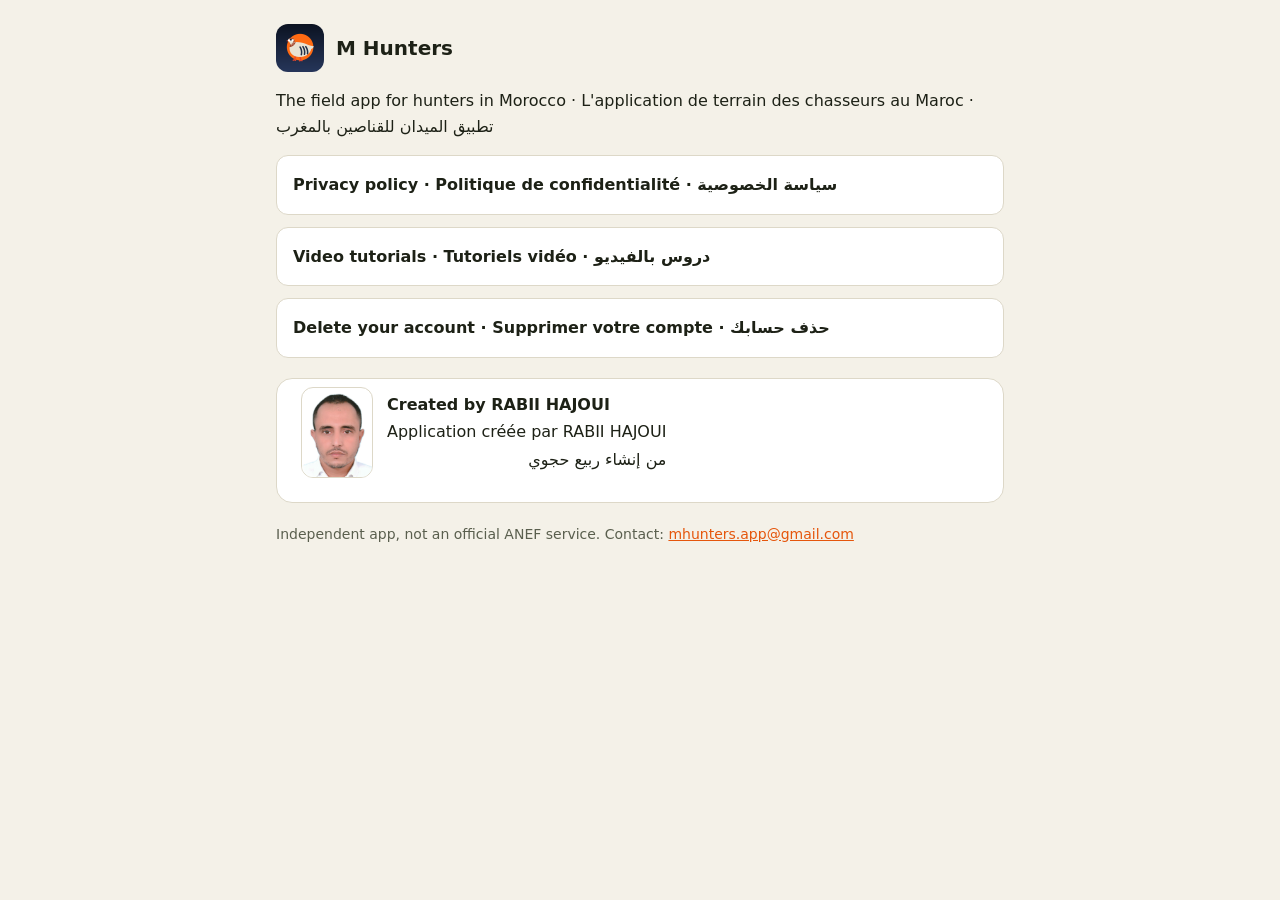
<file: index.html>
<!doctype html>
<html lang="en">
<head>
  <meta charset="utf-8" />
  <meta name="viewport" content="width=device-width, initial-scale=1" />
  <title>M Hunters</title>
  <link rel="icon" href="icon.png" />
  <link rel="stylesheet" href="style.css" />
</head>
<body>
  <main>
    <header><img src="icon.png" alt="" /><strong>M Hunters</strong></header>
    <p>The field app for hunters in Morocco · L'application de terrain des chasseurs au Maroc · تطبيق الميدان للقناصين بالمغرب</p>
    <div class="links">
      <a href="privacy.html">Privacy policy · Politique de confidentialité · سياسة الخصوصية</a>
      <a href="tutorials/">Video tutorials · Tutoriels vidéo · دروس بالفيديو</a>
      <a href="delete-account.html">Delete your account · Supprimer votre compte · حذف حسابك</a>
    </div>
    <section class="creator">
      <img src="creator.png" alt="RABII HAJOUI" width="72" height="91" />
      <div>
        <strong>Created by RABII HAJOUI</strong>
        <span>Application créée par RABII HAJOUI</span>
        <span dir="rtl" lang="ar">من إنشاء ربيع حجوي</span>
      </div>
    </section>
    <p class="muted">Independent app, not an official ANEF service. Contact: <a href="mailto:mhunters.app@gmail.com">mhunters.app@gmail.com</a></p>
  </main>
</body>
</html>
</file>
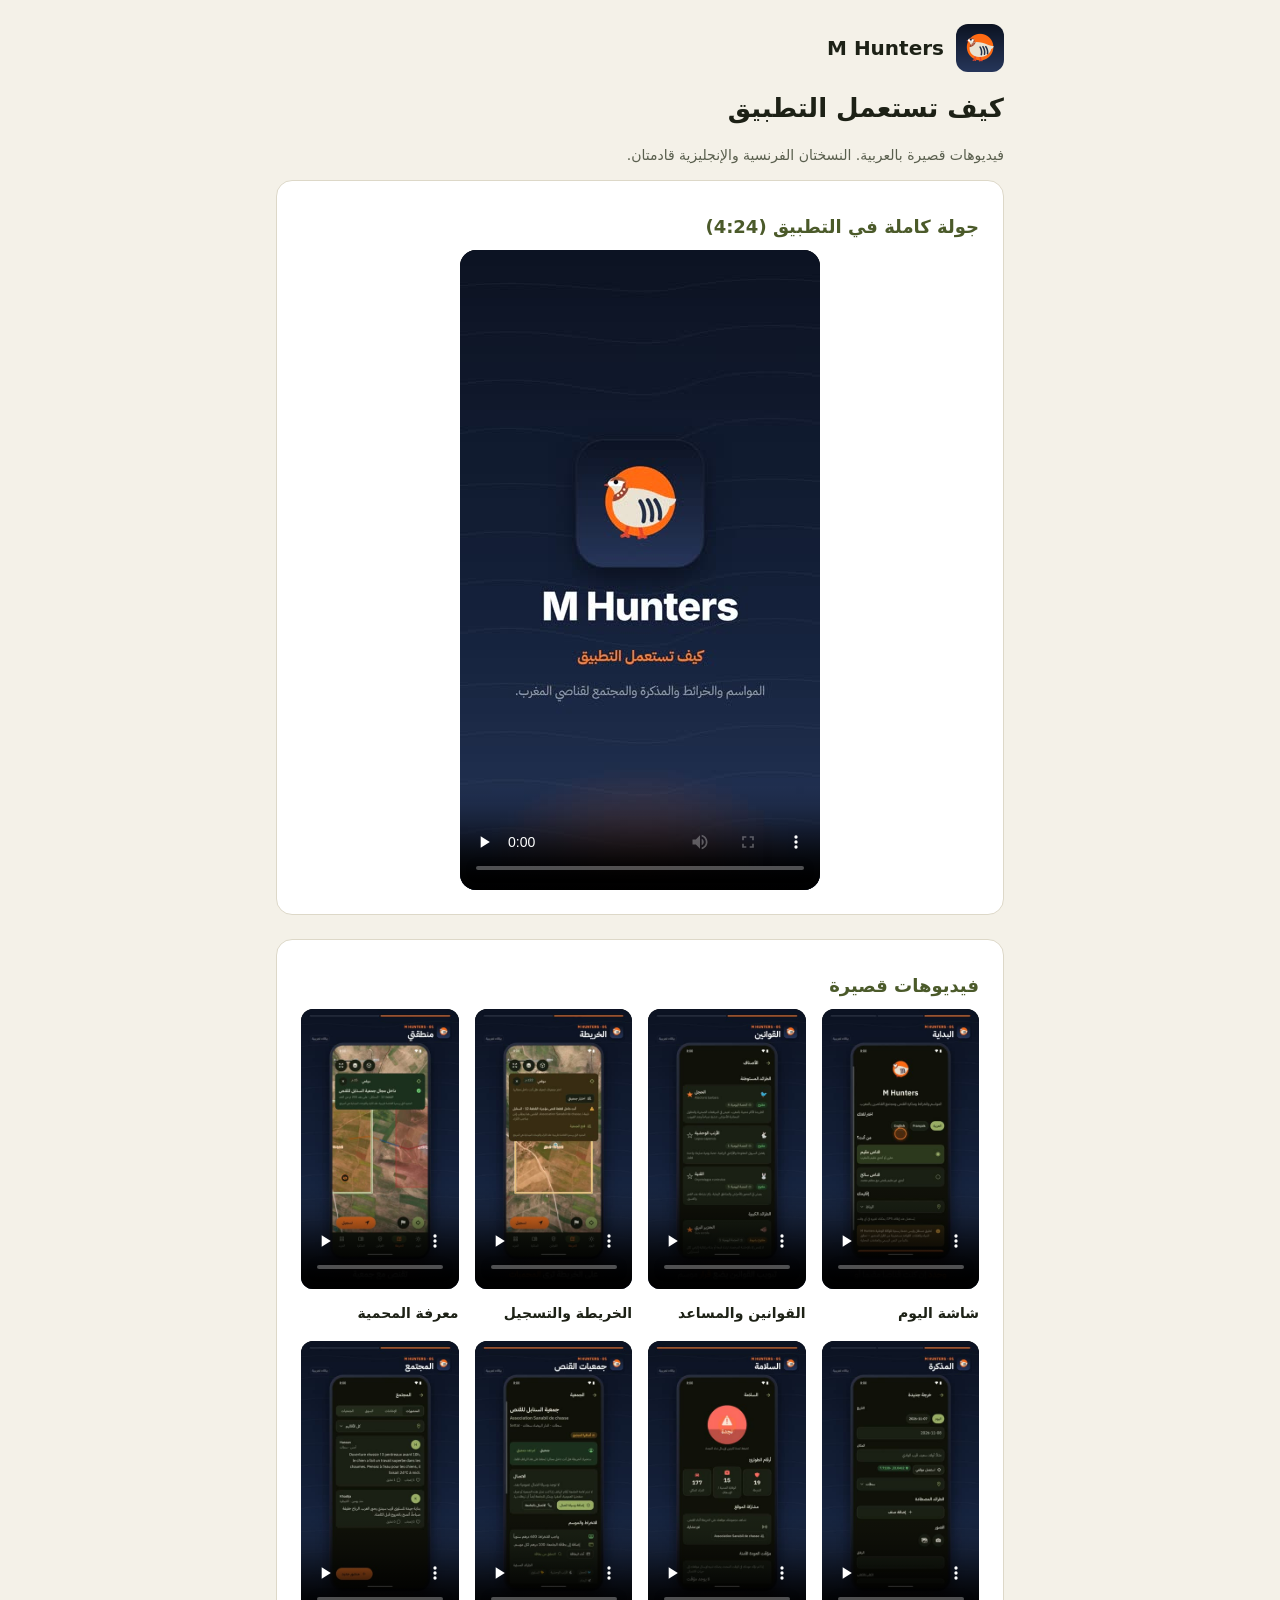
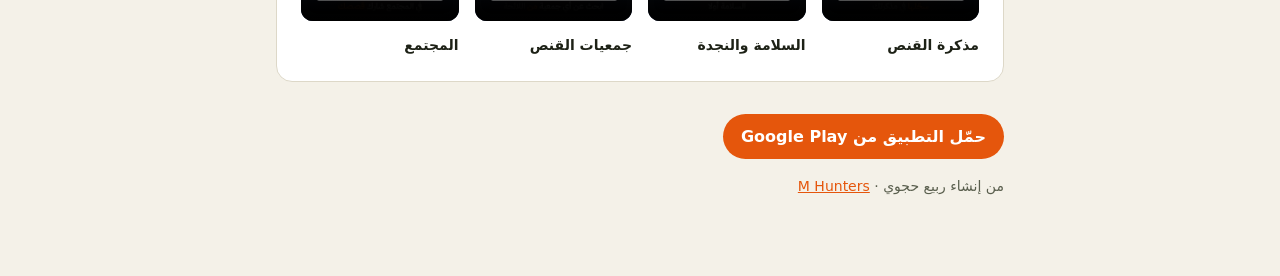
<file: tutorials/index.html>
<!doctype html>
<html lang="ar" dir="rtl">
<head>
  <meta charset="utf-8" />
  <meta name="viewport" content="width=device-width, initial-scale=1" />
  <title>دروس M Hunters</title>
  <meta name="description" content="فيديوهات تشرح كيف تستعمل تطبيق M Hunters للقناصين بالمغرب." />
  <link rel="icon" href="../icon.png" />
  <link rel="stylesheet" href="../style.css" />
  <style>
    .tour video { width: 100%; max-width: 360px; display: block; margin: 0 auto; border-radius: 16px; background: #000; }
    .grid { display: grid; grid-template-columns: repeat(auto-fill, minmax(150px, 1fr)); gap: 16px; }
    .grid figure { margin: 0; }
    .grid video { width: 100%; border-radius: 12px; background: #000; aspect-ratio: 9 / 16; }
    .grid figcaption { font-weight: 600; font-size: 14px; margin-top: 6px; }
    .play { display: inline-block; margin-top: 8px; padding: 10px 18px; border-radius: 999px; background: var(--accent); color: #fff; text-decoration: none; font-weight: 700; }
  </style>
</head>
<body>
  <main>
    <header><img src="../icon.png" alt="" /><strong>M Hunters</strong></header>
    <h1>كيف تستعمل التطبيق</h1>
    <p class="muted">فيديوهات قصيرة بالعربية. النسختان الفرنسية والإنجليزية قادمتان.</p>

    <section class="tour">
      <h2>جولة كاملة في التطبيق (4:24)</h2>
      <video src="ar/tour.mp4" poster="ar/tour.jpg" controls playsinline preload="none"></video>
    </section>

    <section>
      <h2>فيديوهات قصيرة</h2>
      <div class="grid">
        <figure><video src="ar/today.mp4" poster="ar/today.jpg" controls playsinline preload="none"></video><figcaption>شاشة اليوم</figcaption></figure>
        <figure><video src="ar/rules.mp4" poster="ar/rules.jpg" controls playsinline preload="none"></video><figcaption>القوانين والمساعد</figcaption></figure>
        <figure><video src="ar/map.mp4" poster="ar/map.jpg" controls playsinline preload="none"></video><figcaption>الخريطة والتسجيل</figcaption></figure>
        <figure><video src="ar/territory.mp4" poster="ar/territory.jpg" controls playsinline preload="none"></video><figcaption>معرفة المحمية</figcaption></figure>
        <figure><video src="ar/journal.mp4" poster="ar/journal.jpg" controls playsinline preload="none"></video><figcaption>مذكرة القنص</figcaption></figure>
        <figure><video src="ar/safety.mp4" poster="ar/safety.jpg" controls playsinline preload="none"></video><figcaption>السلامة والنجدة</figcaption></figure>
        <figure><video src="ar/associations.mp4" poster="ar/associations.jpg" controls playsinline preload="none"></video><figcaption>جمعيات القنص</figcaption></figure>
        <figure><video src="ar/community.mp4" poster="ar/community.jpg" controls playsinline preload="none"></video><figcaption>المجتمع</figcaption></figure>
      </div>
    </section>

    <p><a class="play" href="https://play.google.com/store/apps/details?id=ma.mhunters.app">حمّل التطبيق من Google Play</a></p>
    <p class="muted">من إنشاء ربيع حجوي · <a href="../">M Hunters</a></p>
  </main>
</body>
</html>
</file>
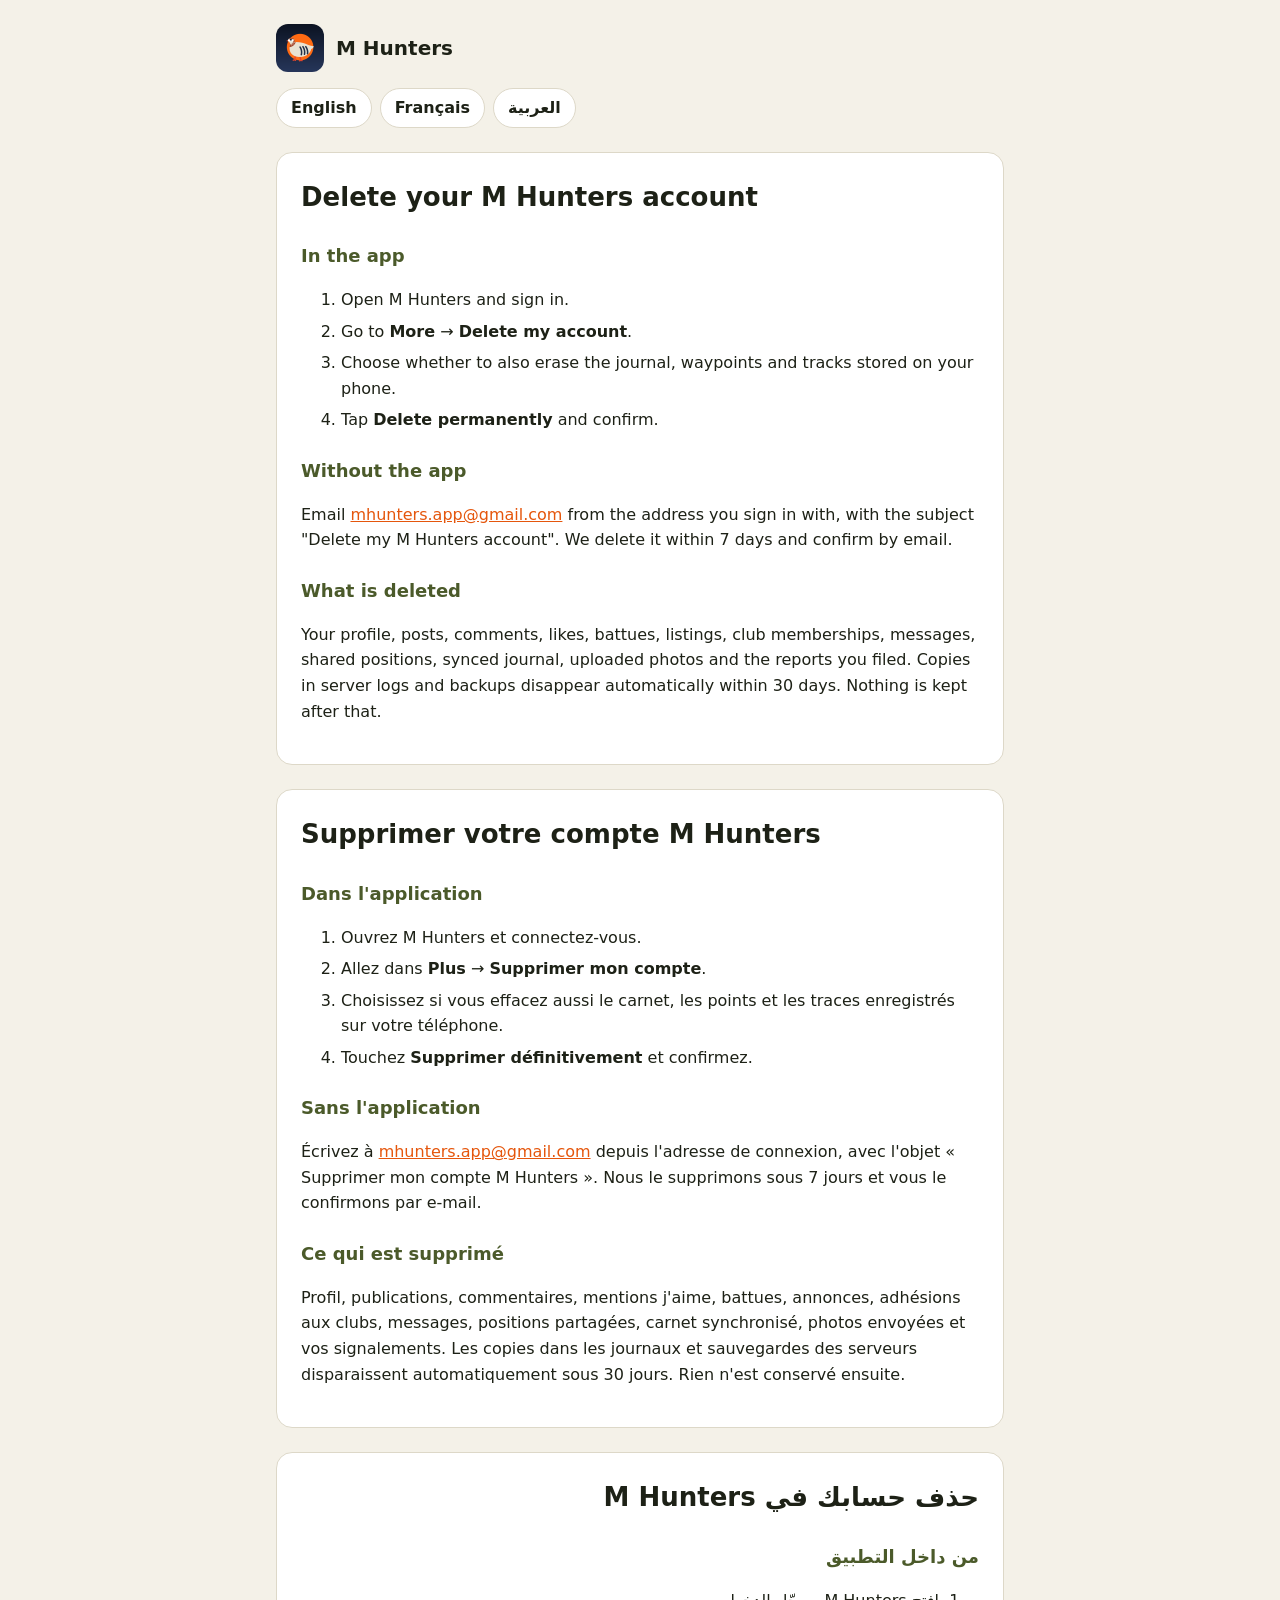
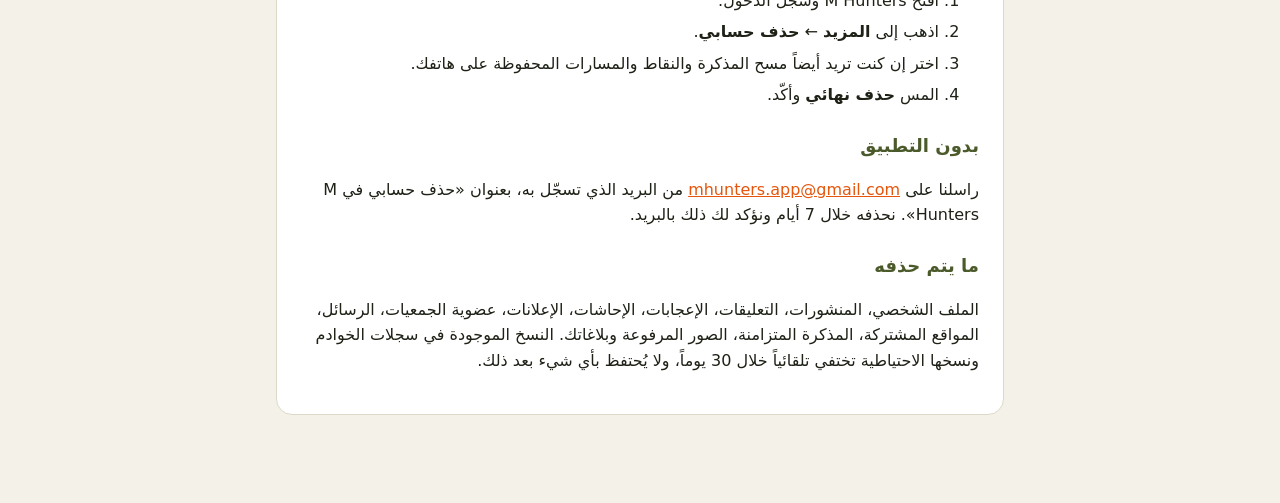
<file: delete-account.html>
<!doctype html>
<html lang="en">
<head>
  <meta charset="utf-8" />
  <meta name="viewport" content="width=device-width, initial-scale=1" />
  <title>Delete your M Hunters account</title>
  <link rel="icon" href="icon.png" />
  <link rel="stylesheet" href="style.css" />
</head>
<body>
  <main>
    <header><img src="icon.png" alt="" /><strong>M Hunters</strong></header>
    <nav class="langs"><a href="#en">English</a><a href="#fr">Français</a><a href="#ar">العربية</a></nav>

    <section id="en" lang="en">
      <h1>Delete your M Hunters account</h1>
      <h2>In the app</h2>
      <ol>
        <li>Open M Hunters and sign in.</li>
        <li>Go to <strong>More</strong> → <strong>Delete my account</strong>.</li>
        <li>Choose whether to also erase the journal, waypoints and tracks stored on your phone.</li>
        <li>Tap <strong>Delete permanently</strong> and confirm.</li>
      </ol>
      <h2>Without the app</h2>
      <p>Email <a href="mailto:mhunters.app@gmail.com?subject=Delete%20my%20M%20Hunters%20account">mhunters.app@gmail.com</a> from the address you sign in with, with the subject "Delete my M Hunters account". We delete it within 7 days and confirm by email.</p>
      <h2>What is deleted</h2>
      <p>Your profile, posts, comments, likes, battues, listings, club memberships, messages, shared positions, synced journal, uploaded photos and the reports you filed. Copies in server logs and backups disappear automatically within 30 days. Nothing is kept after that.</p>
    </section>

    <section id="fr" lang="fr">
      <h1>Supprimer votre compte M Hunters</h1>
      <h2>Dans l'application</h2>
      <ol>
        <li>Ouvrez M Hunters et connectez-vous.</li>
        <li>Allez dans <strong>Plus</strong> → <strong>Supprimer mon compte</strong>.</li>
        <li>Choisissez si vous effacez aussi le carnet, les points et les traces enregistrés sur votre téléphone.</li>
        <li>Touchez <strong>Supprimer définitivement</strong> et confirmez.</li>
      </ol>
      <h2>Sans l'application</h2>
      <p>Écrivez à <a href="mailto:mhunters.app@gmail.com?subject=Supprimer%20mon%20compte%20M%20Hunters">mhunters.app@gmail.com</a> depuis l'adresse de connexion, avec l'objet « Supprimer mon compte M Hunters ». Nous le supprimons sous 7 jours et vous le confirmons par e-mail.</p>
      <h2>Ce qui est supprimé</h2>
      <p>Profil, publications, commentaires, mentions j'aime, battues, annonces, adhésions aux clubs, messages, positions partagées, carnet synchronisé, photos envoyées et vos signalements. Les copies dans les journaux et sauvegardes des serveurs disparaissent automatiquement sous 30 jours. Rien n'est conservé ensuite.</p>
    </section>

    <section id="ar" lang="ar" dir="rtl">
      <h1>حذف حسابك في M Hunters</h1>
      <h2>من داخل التطبيق</h2>
      <ol>
        <li>افتح M Hunters وسجّل الدخول.</li>
        <li>اذهب إلى <strong>المزيد</strong> ← <strong>حذف حسابي</strong>.</li>
        <li>اختر إن كنت تريد أيضاً مسح المذكرة والنقاط والمسارات المحفوظة على هاتفك.</li>
        <li>المس <strong>حذف نهائي</strong> وأكّد.</li>
      </ol>
      <h2>بدون التطبيق</h2>
      <p>راسلنا على <a href="mailto:mhunters.app@gmail.com?subject=Delete%20my%20M%20Hunters%20account">mhunters.app@gmail.com</a> من البريد الذي تسجّل به، بعنوان «حذف حسابي في M Hunters». نحذفه خلال 7 أيام ونؤكد لك ذلك بالبريد.</p>
      <h2>ما يتم حذفه</h2>
      <p>الملف الشخصي، المنشورات، التعليقات، الإعجابات، الإحاشات، الإعلانات، عضوية الجمعيات، الرسائل، المواقع المشتركة، المذكرة المتزامنة، الصور المرفوعة وبلاغاتك. النسخ الموجودة في سجلات الخوادم ونسخها الاحتياطية تختفي تلقائياً خلال 30 يوماً، ولا يُحتفظ بأي شيء بعد ذلك.</p>
    </section>
  </main>
</body>
</html>
</file>
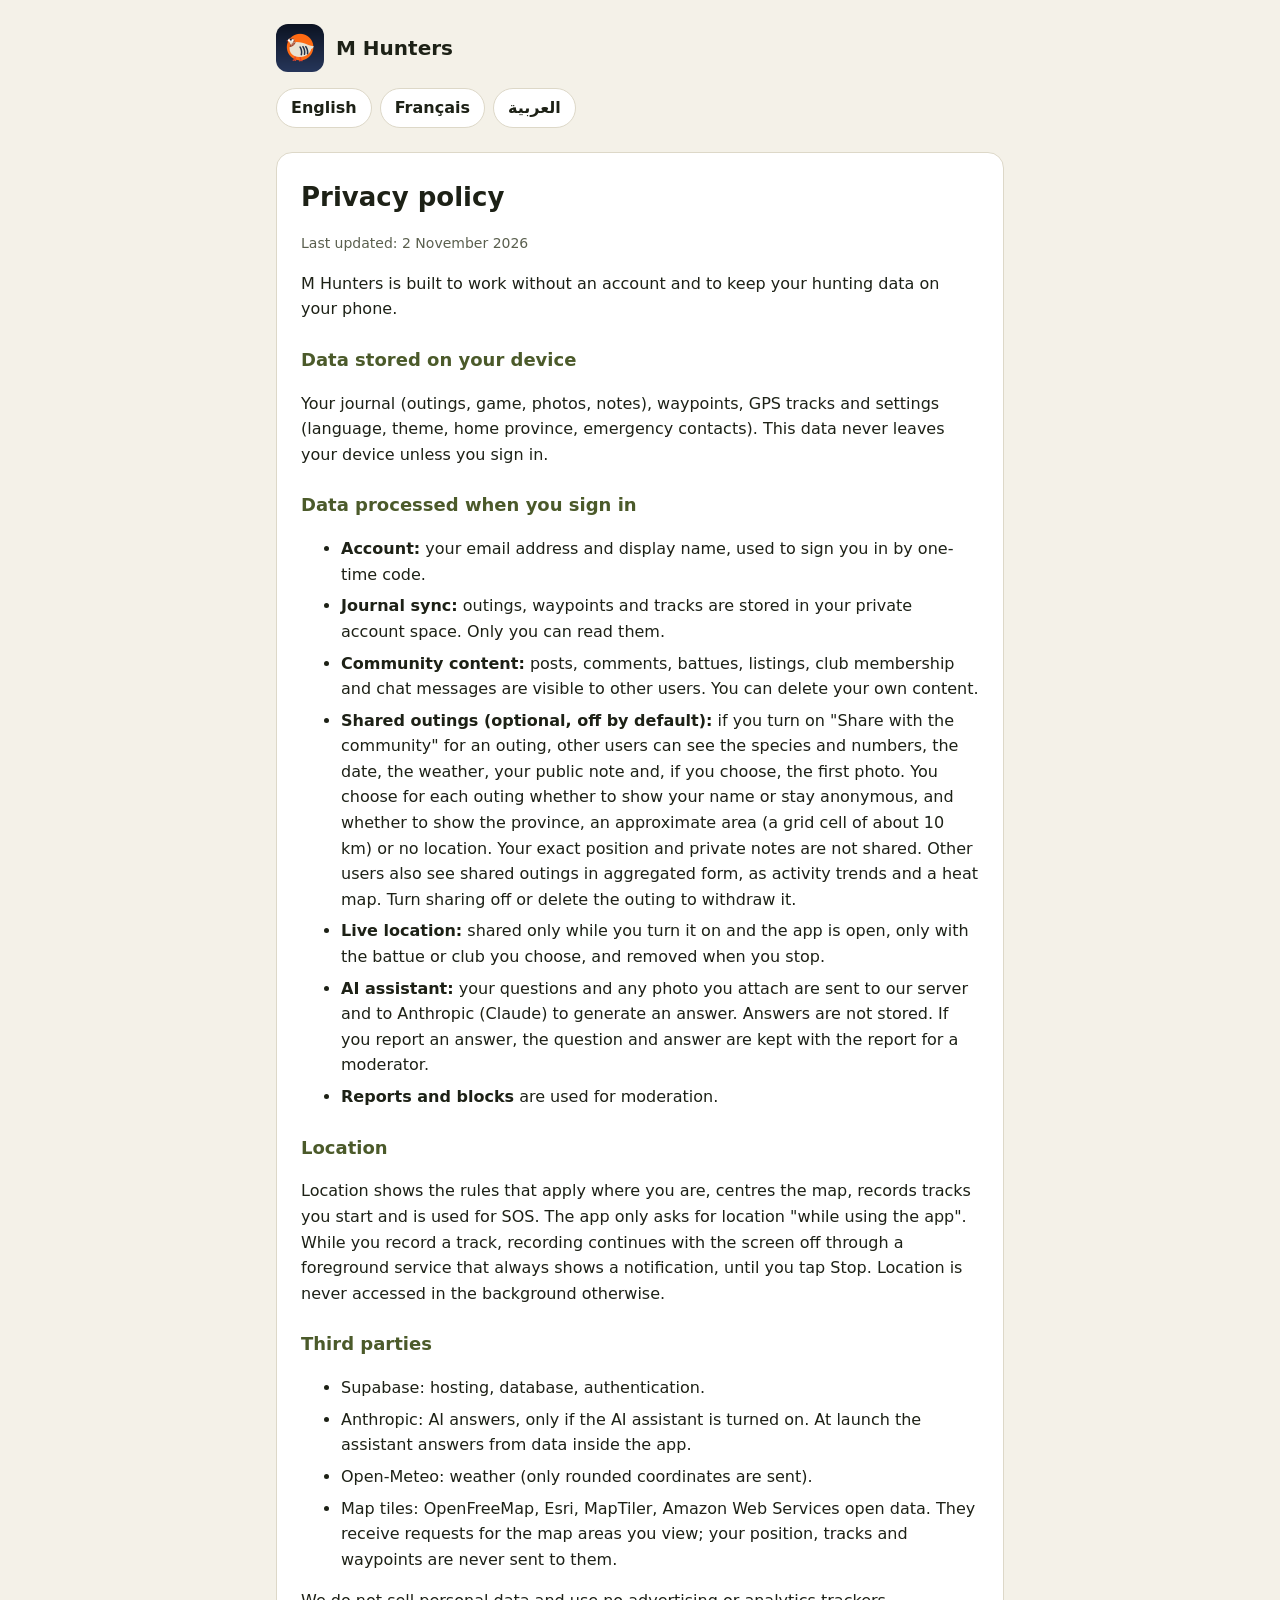
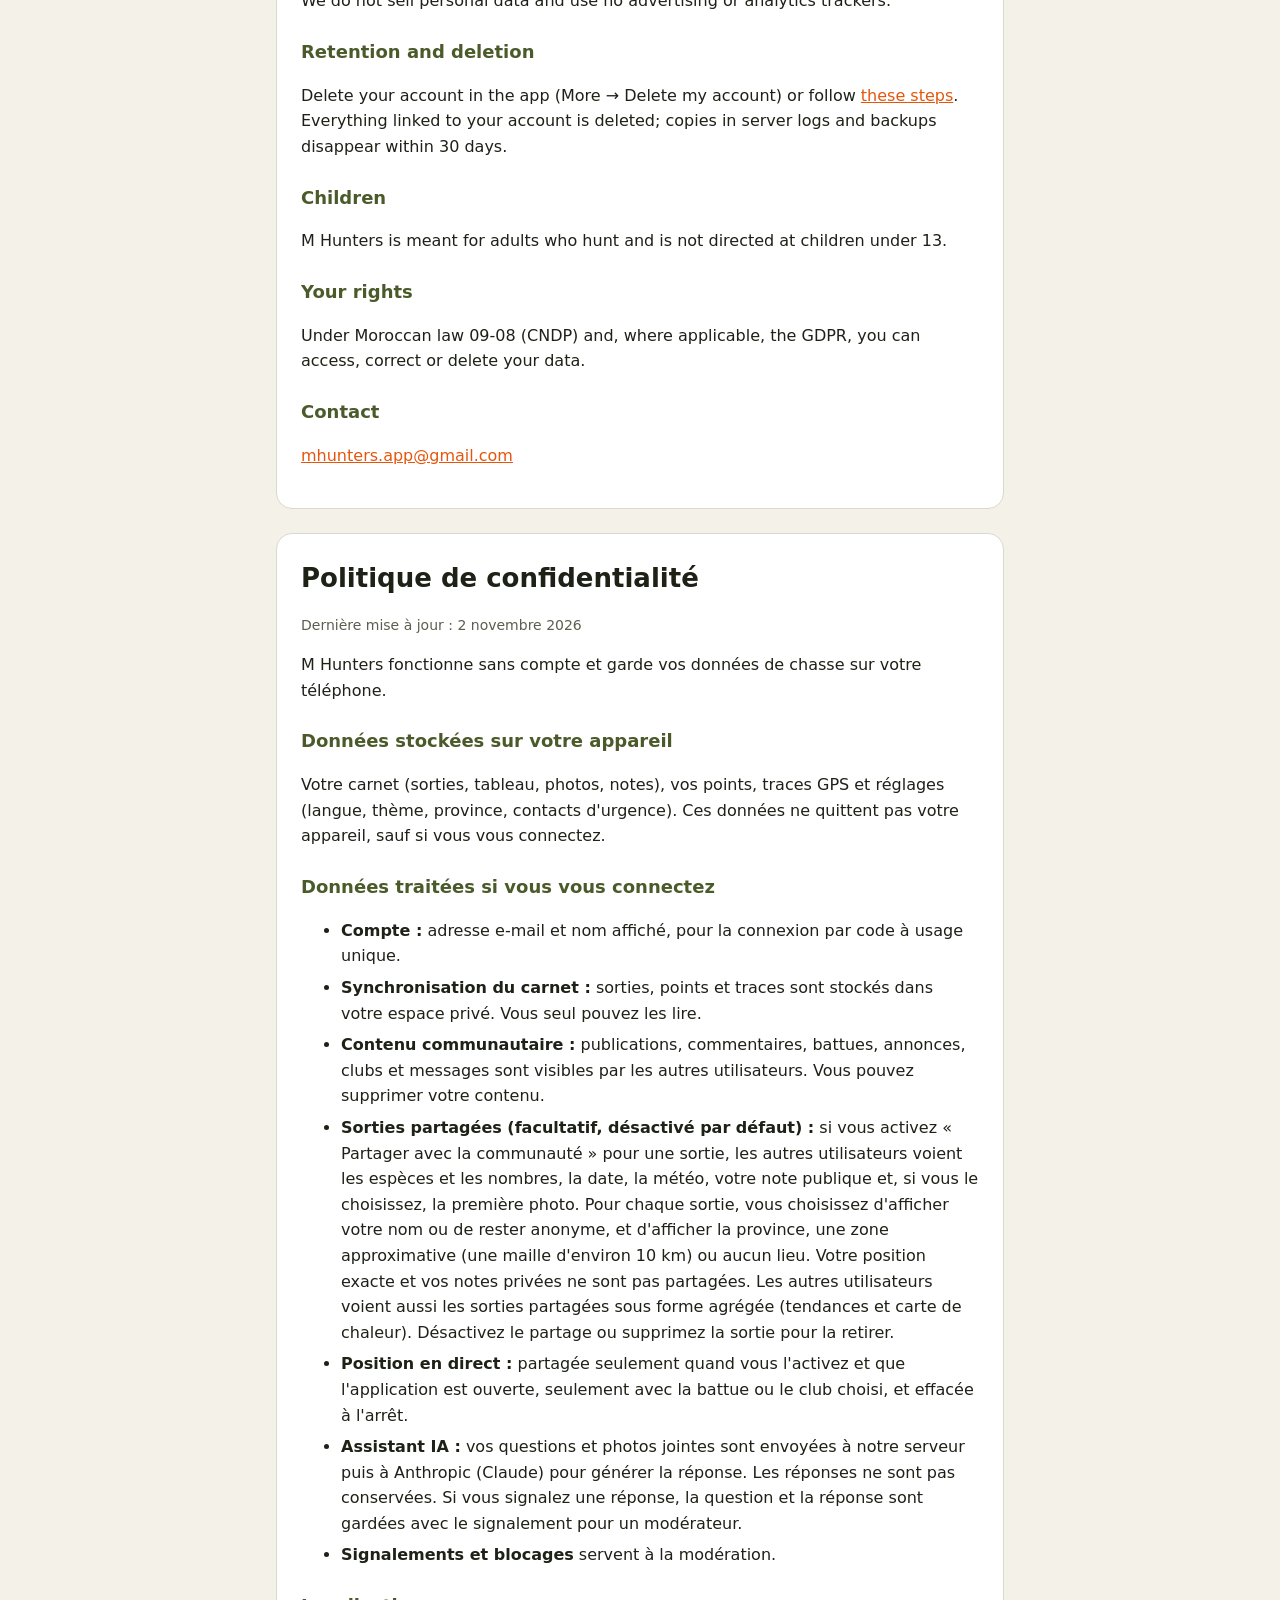
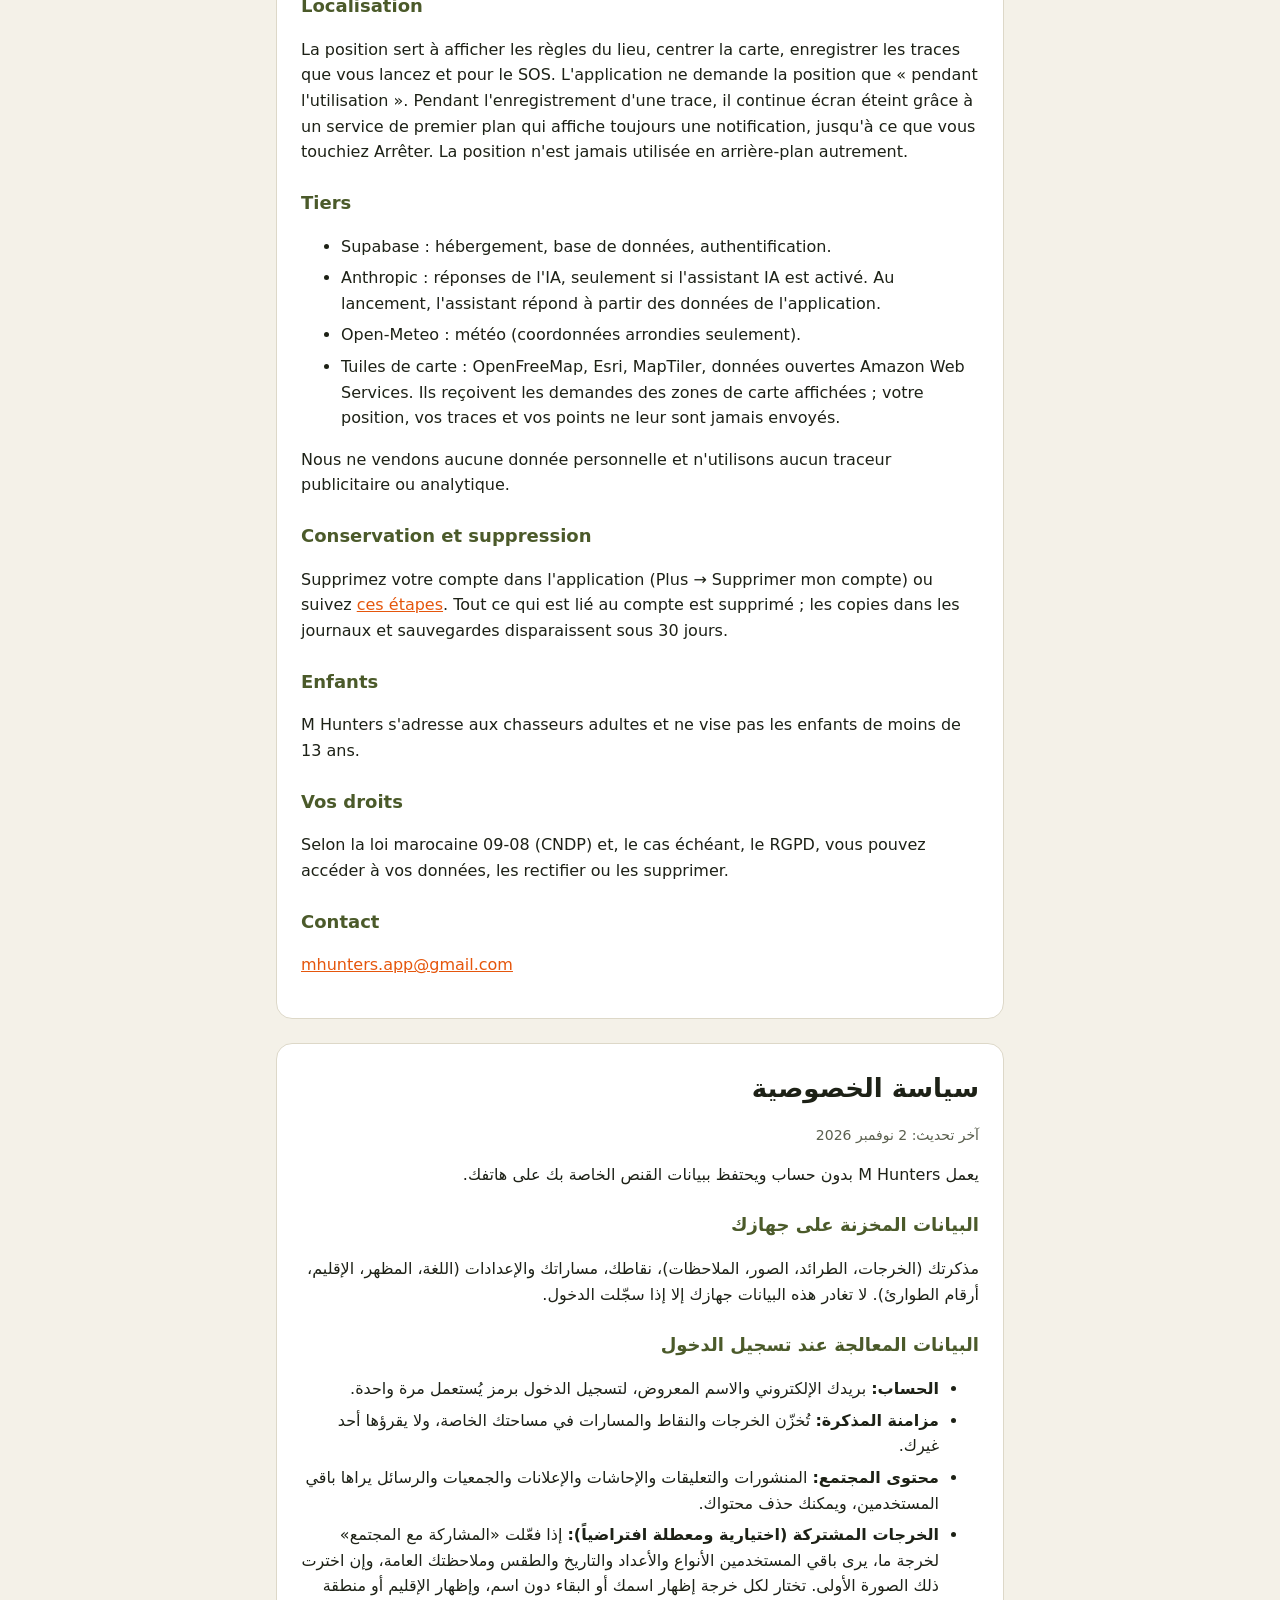
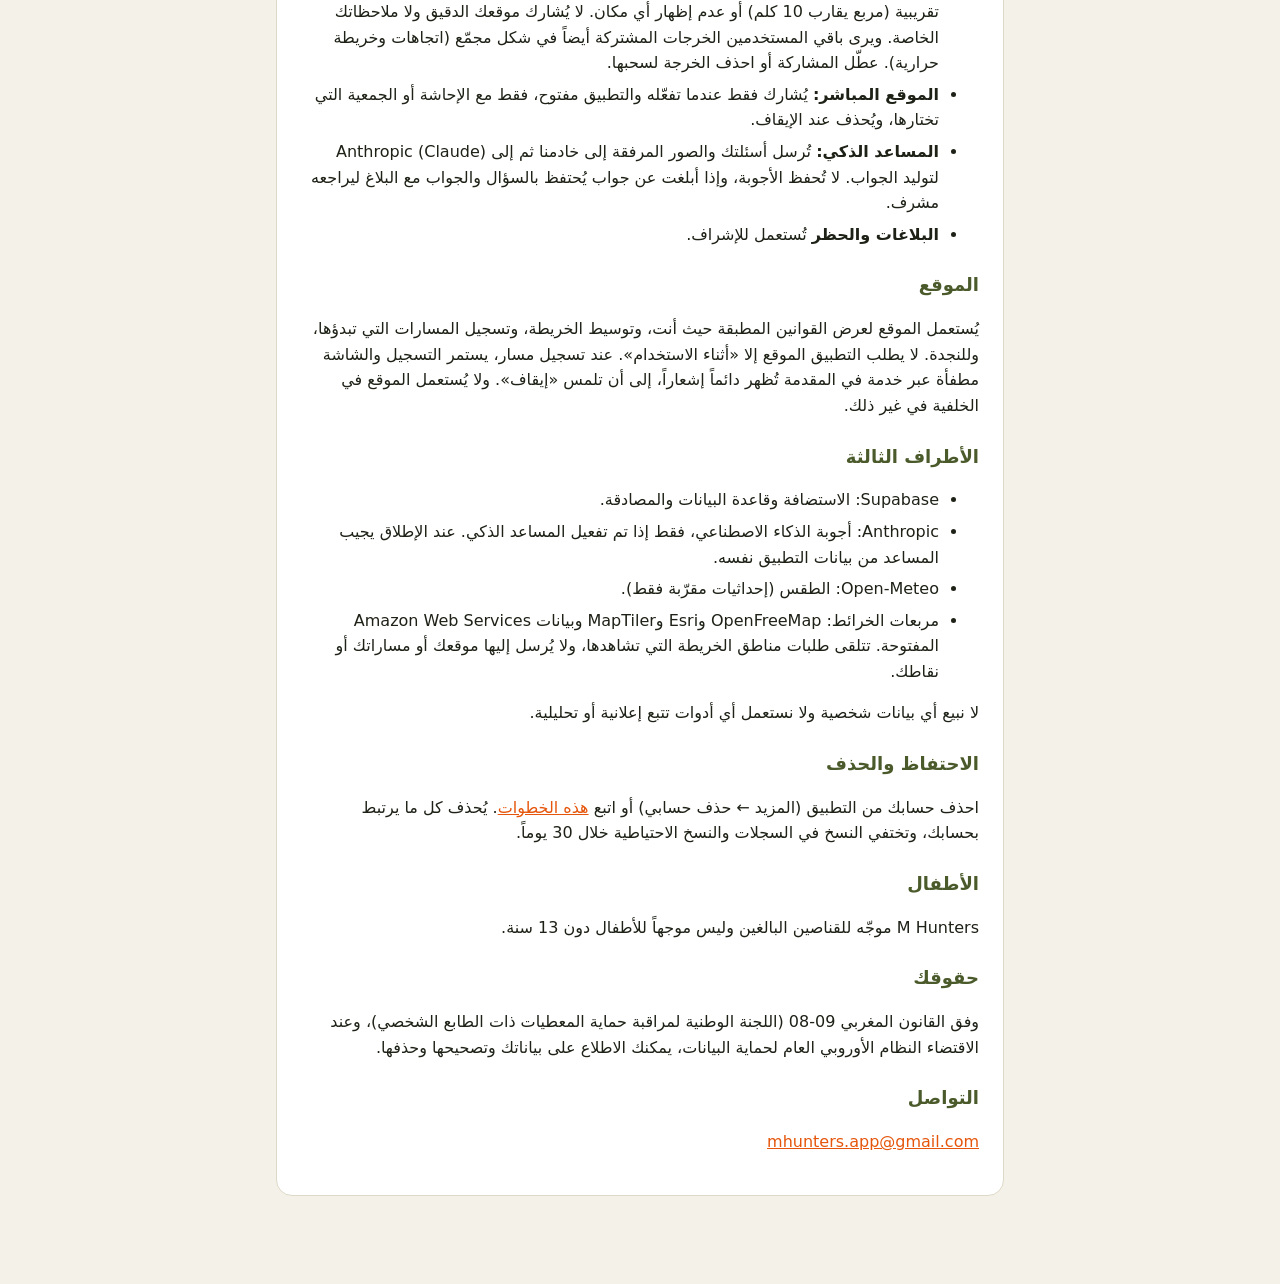
<file: privacy.html>
<!doctype html>
<html lang="en">
<head>
  <meta charset="utf-8" />
  <meta name="viewport" content="width=device-width, initial-scale=1" />
  <title>M Hunters privacy policy</title>
  <link rel="icon" href="icon.png" />
  <link rel="stylesheet" href="style.css" />
</head>
<body>
  <main>
    <header><img src="icon.png" alt="" /><strong>M Hunters</strong></header>
    <nav class="langs"><a href="#en">English</a><a href="#fr">Français</a><a href="#ar">العربية</a></nav>

    <section id="en" lang="en">
      <h1>Privacy policy</h1>
      <p class="muted">Last updated: 2 November 2026</p>
      <p>M Hunters is built to work without an account and to keep your hunting data on your phone.</p>
      <h2>Data stored on your device</h2>
      <p>Your journal (outings, game, photos, notes), waypoints, GPS tracks and settings (language, theme, home province, emergency contacts). This data never leaves your device unless you sign in.</p>
      <h2>Data processed when you sign in</h2>
      <ul>
        <li><strong>Account:</strong> your email address and display name, used to sign you in by one-time code.</li>
        <li><strong>Journal sync:</strong> outings, waypoints and tracks are stored in your private account space. Only you can read them.</li>
        <li><strong>Community content:</strong> posts, comments, battues, listings, club membership and chat messages are visible to other users. You can delete your own content.</li>
        <li><strong>Shared outings (optional, off by default):</strong> if you turn on "Share with the community" for an outing, other users can see the species and numbers, the date, the weather, your public note and, if you choose, the first photo. You choose for each outing whether to show your name or stay anonymous, and whether to show the province, an approximate area (a grid cell of about 10 km) or no location. Your exact position and private notes are not shared. Other users also see shared outings in aggregated form, as activity trends and a heat map. Turn sharing off or delete the outing to withdraw it.</li>
        <li><strong>Live location:</strong> shared only while you turn it on and the app is open, only with the battue or club you choose, and removed when you stop.</li>
        <li><strong>AI assistant:</strong> your questions and any photo you attach are sent to our server and to Anthropic (Claude) to generate an answer. Answers are not stored. If you report an answer, the question and answer are kept with the report for a moderator.</li>
        <li><strong>Reports and blocks</strong> are used for moderation.</li>
      </ul>
      <h2>Location</h2>
      <p>Location shows the rules that apply where you are, centres the map, records tracks you start and is used for SOS. The app only asks for location "while using the app". While you record a track, recording continues with the screen off through a foreground service that always shows a notification, until you tap Stop. Location is never accessed in the background otherwise.</p>
      <h2>Third parties</h2>
      <ul>
        <li>Supabase: hosting, database, authentication.</li>
        <li>Anthropic: AI answers, only if the AI assistant is turned on. At launch the assistant answers from data inside the app.</li>
        <li>Open-Meteo: weather (only rounded coordinates are sent).</li>
        <li>Map tiles: OpenFreeMap, Esri, MapTiler, Amazon Web Services open data. They receive requests for the map areas you view; your position, tracks and waypoints are never sent to them.</li>
      </ul>
      <p>We do not sell personal data and use no advertising or analytics trackers.</p>
      <h2>Retention and deletion</h2>
      <p>Delete your account in the app (More → Delete my account) or follow <a href="delete-account.html">these steps</a>. Everything linked to your account is deleted; copies in server logs and backups disappear within 30 days.</p>
      <h2>Children</h2>
      <p>M Hunters is meant for adults who hunt and is not directed at children under 13.</p>
      <h2>Your rights</h2>
      <p>Under Moroccan law 09-08 (CNDP) and, where applicable, the GDPR, you can access, correct or delete your data.</p>
      <h2>Contact</h2>
      <p><a href="mailto:mhunters.app@gmail.com">mhunters.app@gmail.com</a></p>
    </section>

    <section id="fr" lang="fr">
      <h1>Politique de confidentialité</h1>
      <p class="muted">Dernière mise à jour : 2 novembre 2026</p>
      <p>M Hunters fonctionne sans compte et garde vos données de chasse sur votre téléphone.</p>
      <h2>Données stockées sur votre appareil</h2>
      <p>Votre carnet (sorties, tableau, photos, notes), vos points, traces GPS et réglages (langue, thème, province, contacts d'urgence). Ces données ne quittent pas votre appareil, sauf si vous vous connectez.</p>
      <h2>Données traitées si vous vous connectez</h2>
      <ul>
        <li><strong>Compte :</strong> adresse e-mail et nom affiché, pour la connexion par code à usage unique.</li>
        <li><strong>Synchronisation du carnet :</strong> sorties, points et traces sont stockés dans votre espace privé. Vous seul pouvez les lire.</li>
        <li><strong>Contenu communautaire :</strong> publications, commentaires, battues, annonces, clubs et messages sont visibles par les autres utilisateurs. Vous pouvez supprimer votre contenu.</li>
        <li><strong>Sorties partagées (facultatif, désactivé par défaut) :</strong> si vous activez « Partager avec la communauté » pour une sortie, les autres utilisateurs voient les espèces et les nombres, la date, la météo, votre note publique et, si vous le choisissez, la première photo. Pour chaque sortie, vous choisissez d'afficher votre nom ou de rester anonyme, et d'afficher la province, une zone approximative (une maille d'environ 10 km) ou aucun lieu. Votre position exacte et vos notes privées ne sont pas partagées. Les autres utilisateurs voient aussi les sorties partagées sous forme agrégée (tendances et carte de chaleur). Désactivez le partage ou supprimez la sortie pour la retirer.</li>
        <li><strong>Position en direct :</strong> partagée seulement quand vous l'activez et que l'application est ouverte, seulement avec la battue ou le club choisi, et effacée à l'arrêt.</li>
        <li><strong>Assistant IA :</strong> vos questions et photos jointes sont envoyées à notre serveur puis à Anthropic (Claude) pour générer la réponse. Les réponses ne sont pas conservées. Si vous signalez une réponse, la question et la réponse sont gardées avec le signalement pour un modérateur.</li>
        <li><strong>Signalements et blocages</strong> servent à la modération.</li>
      </ul>
      <h2>Localisation</h2>
      <p>La position sert à afficher les règles du lieu, centrer la carte, enregistrer les traces que vous lancez et pour le SOS. L'application ne demande la position que « pendant l'utilisation ». Pendant l'enregistrement d'une trace, il continue écran éteint grâce à un service de premier plan qui affiche toujours une notification, jusqu'à ce que vous touchiez Arrêter. La position n'est jamais utilisée en arrière-plan autrement.</p>
      <h2>Tiers</h2>
      <ul>
        <li>Supabase : hébergement, base de données, authentification.</li>
        <li>Anthropic : réponses de l'IA, seulement si l'assistant IA est activé. Au lancement, l'assistant répond à partir des données de l'application.</li>
        <li>Open-Meteo : météo (coordonnées arrondies seulement).</li>
        <li>Tuiles de carte : OpenFreeMap, Esri, MapTiler, données ouvertes Amazon Web Services. Ils reçoivent les demandes des zones de carte affichées ; votre position, vos traces et vos points ne leur sont jamais envoyés.</li>
      </ul>
      <p>Nous ne vendons aucune donnée personnelle et n'utilisons aucun traceur publicitaire ou analytique.</p>
      <h2>Conservation et suppression</h2>
      <p>Supprimez votre compte dans l'application (Plus → Supprimer mon compte) ou suivez <a href="delete-account.html#fr">ces étapes</a>. Tout ce qui est lié au compte est supprimé ; les copies dans les journaux et sauvegardes disparaissent sous 30 jours.</p>
      <h2>Enfants</h2>
      <p>M Hunters s'adresse aux chasseurs adultes et ne vise pas les enfants de moins de 13 ans.</p>
      <h2>Vos droits</h2>
      <p>Selon la loi marocaine 09-08 (CNDP) et, le cas échéant, le RGPD, vous pouvez accéder à vos données, les rectifier ou les supprimer.</p>
      <h2>Contact</h2>
      <p><a href="mailto:mhunters.app@gmail.com">mhunters.app@gmail.com</a></p>
    </section>

    <section id="ar" lang="ar" dir="rtl">
      <h1>سياسة الخصوصية</h1>
      <p class="muted">آخر تحديث: 2 نوفمبر 2026</p>
      <p>يعمل M Hunters بدون حساب ويحتفظ ببيانات القنص الخاصة بك على هاتفك.</p>
      <h2>البيانات المخزنة على جهازك</h2>
      <p>مذكرتك (الخرجات، الطرائد، الصور، الملاحظات)، نقاطك، مساراتك والإعدادات (اللغة، المظهر، الإقليم، أرقام الطوارئ). لا تغادر هذه البيانات جهازك إلا إذا سجّلت الدخول.</p>
      <h2>البيانات المعالجة عند تسجيل الدخول</h2>
      <ul>
        <li><strong>الحساب:</strong> بريدك الإلكتروني والاسم المعروض، لتسجيل الدخول برمز يُستعمل مرة واحدة.</li>
        <li><strong>مزامنة المذكرة:</strong> تُخزّن الخرجات والنقاط والمسارات في مساحتك الخاصة، ولا يقرؤها أحد غيرك.</li>
        <li><strong>محتوى المجتمع:</strong> المنشورات والتعليقات والإحاشات والإعلانات والجمعيات والرسائل يراها باقي المستخدمين، ويمكنك حذف محتواك.</li>
        <li><strong>الخرجات المشتركة (اختيارية ومعطلة افتراضياً):</strong> إذا فعّلت «المشاركة مع المجتمع» لخرجة ما، يرى باقي المستخدمين الأنواع والأعداد والتاريخ والطقس وملاحظتك العامة، وإن اخترت ذلك الصورة الأولى. تختار لكل خرجة إظهار اسمك أو البقاء دون اسم، وإظهار الإقليم أو منطقة تقريبية (مربع يقارب 10 كلم) أو عدم إظهار أي مكان. لا يُشارك موقعك الدقيق ولا ملاحظاتك الخاصة. ويرى باقي المستخدمين الخرجات المشتركة أيضاً في شكل مجمّع (اتجاهات وخريطة حرارية). عطّل المشاركة أو احذف الخرجة لسحبها.</li>
        <li><strong>الموقع المباشر:</strong> يُشارك فقط عندما تفعّله والتطبيق مفتوح، فقط مع الإحاشة أو الجمعية التي تختارها، ويُحذف عند الإيقاف.</li>
        <li><strong>المساعد الذكي:</strong> تُرسل أسئلتك والصور المرفقة إلى خادمنا ثم إلى Anthropic (Claude) لتوليد الجواب. لا تُحفظ الأجوبة، وإذا أبلغت عن جواب يُحتفظ بالسؤال والجواب مع البلاغ ليراجعه مشرف.</li>
        <li><strong>البلاغات والحظر</strong> تُستعمل للإشراف.</li>
      </ul>
      <h2>الموقع</h2>
      <p>يُستعمل الموقع لعرض القوانين المطبقة حيث أنت، وتوسيط الخريطة، وتسجيل المسارات التي تبدؤها، وللنجدة. لا يطلب التطبيق الموقع إلا «أثناء الاستخدام». عند تسجيل مسار، يستمر التسجيل والشاشة مطفأة عبر خدمة في المقدمة تُظهر دائماً إشعاراً، إلى أن تلمس «إيقاف». ولا يُستعمل الموقع في الخلفية في غير ذلك.</p>
      <h2>الأطراف الثالثة</h2>
      <ul>
        <li>Supabase: الاستضافة وقاعدة البيانات والمصادقة.</li>
        <li>Anthropic: أجوبة الذكاء الاصطناعي، فقط إذا تم تفعيل المساعد الذكي. عند الإطلاق يجيب المساعد من بيانات التطبيق نفسه.</li>
        <li>Open-Meteo: الطقس (إحداثيات مقرّبة فقط).</li>
        <li>مربعات الخرائط: OpenFreeMap وEsri وMapTiler وبيانات Amazon Web Services المفتوحة. تتلقى طلبات مناطق الخريطة التي تشاهدها، ولا يُرسل إليها موقعك أو مساراتك أو نقاطك.</li>
      </ul>
      <p>لا نبيع أي بيانات شخصية ولا نستعمل أي أدوات تتبع إعلانية أو تحليلية.</p>
      <h2>الاحتفاظ والحذف</h2>
      <p>احذف حسابك من التطبيق (المزيد ← حذف حسابي) أو اتبع <a href="delete-account.html#ar">هذه الخطوات</a>. يُحذف كل ما يرتبط بحسابك، وتختفي النسخ في السجلات والنسخ الاحتياطية خلال 30 يوماً.</p>
      <h2>الأطفال</h2>
      <p>M Hunters موجّه للقناصين البالغين وليس موجهاً للأطفال دون 13 سنة.</p>
      <h2>حقوقك</h2>
      <p>وفق القانون المغربي 09-08 (اللجنة الوطنية لمراقبة حماية المعطيات ذات الطابع الشخصي)، وعند الاقتضاء النظام الأوروبي العام لحماية البيانات، يمكنك الاطلاع على بياناتك وتصحيحها وحذفها.</p>
      <h2>التواصل</h2>
      <p><a href="mailto:mhunters.app@gmail.com">mhunters.app@gmail.com</a></p>
    </section>
  </main>
</body>
</html>
</file>
<file: style.css>
:root {
  --bg: #f4f1e8;
  --surface: #ffffff;
  --text: #1d2116;
  --muted: #5a5f4e;
  --primary: #4b5a2a;
  --accent: #e5560c;
  --border: #ddd8c8;
}
@media (prefers-color-scheme: dark) {
  :root {
    --bg: #14180f;
    --surface: #1d2216;
    --text: #ece9dc;
    --muted: #a4a993;
    --primary: #a8bb72;
    --accent: #ff6a13;
    --border: #343b29;
  }
}
* { box-sizing: border-box; }
body {
  margin: 0;
  background: var(--bg);
  color: var(--text);
  font: 16px/1.6 system-ui, -apple-system, "Segoe UI", Roboto, "Noto Sans Arabic", "IBM Plex Sans Arabic", sans-serif;
}
main { max-width: 760px; margin: 0 auto; padding: 24px 16px 64px; }
header { display: flex; align-items: center; gap: 12px; margin-bottom: 8px; }
header img { width: 48px; height: 48px; border-radius: 12px; }
header strong { font-size: 20px; }
nav.langs { display: flex; gap: 8px; flex-wrap: wrap; margin: 16px 0 24px; }
nav.langs a {
  padding: 6px 14px; border-radius: 999px; border: 1px solid var(--border);
  background: var(--surface); color: var(--text); text-decoration: none; font-weight: 600;
}
section { background: var(--surface); border: 1px solid var(--border); border-radius: 16px; padding: 8px 24px 24px; margin-bottom: 24px; }
section[dir="rtl"] { text-align: right; }
h1 { font-size: 26px; margin: 16px 0 4px; }
h2 { font-size: 18px; margin: 24px 0 8px; color: var(--primary); }
a { color: var(--accent); }
.muted { color: var(--muted); font-size: 14px; }
ol li, ul li { margin-bottom: 6px; }
.links { display: grid; gap: 12px; }
.links a {
  display: block; padding: 16px; border-radius: 12px; border: 1px solid var(--border);
  background: var(--surface); color: var(--text); text-decoration: none; font-weight: 600;
}

.creator { display: flex; align-items: center; gap: 14px; margin: 20px 0; }
.creator img { width: 72px; height: auto; aspect-ratio: 132 / 166; border-radius: 12px; object-fit: cover; border: 1px solid var(--border); }
.creator div { display: flex; flex-direction: column; gap: 2px; }
</file>
